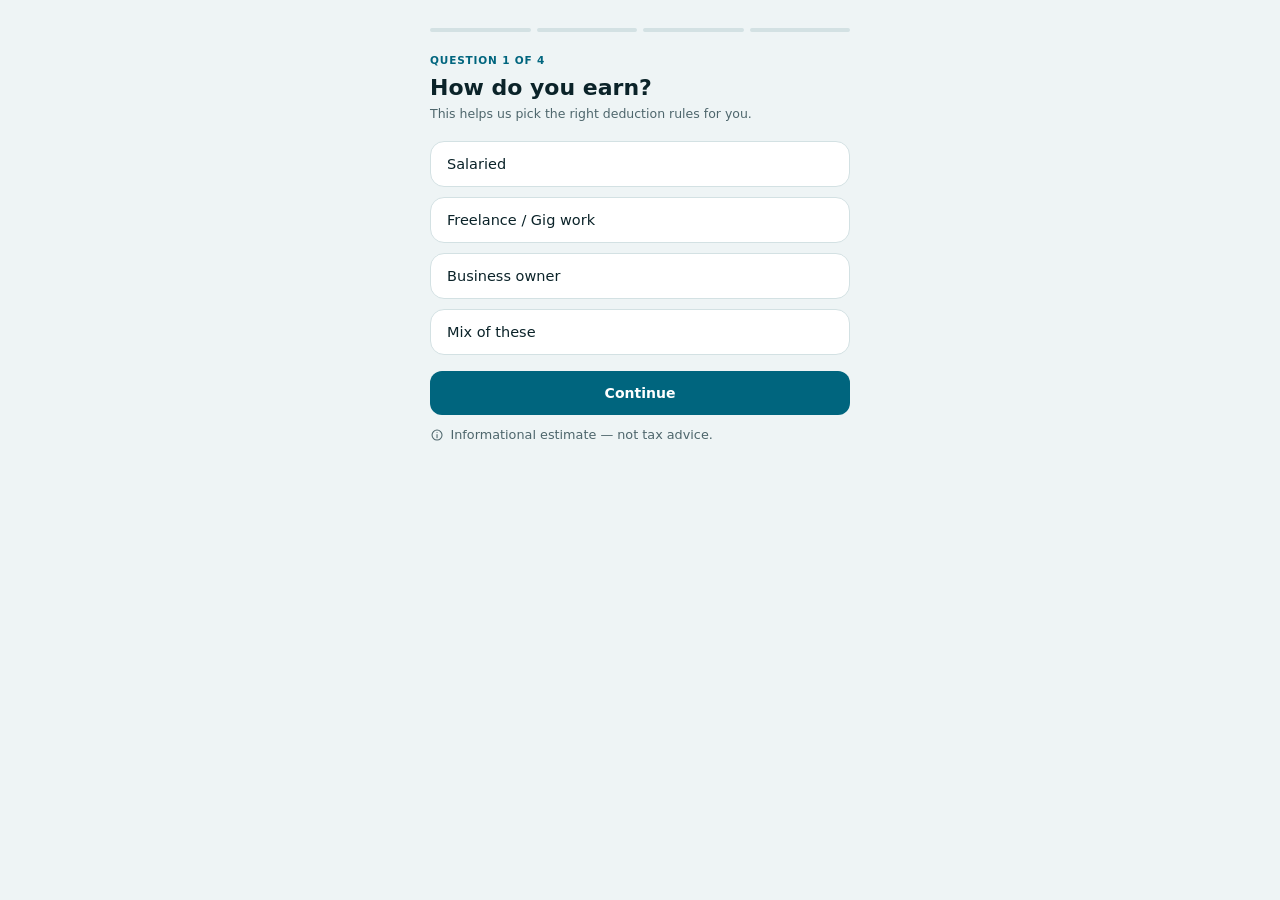
<file: index.html>
<!DOCTYPE html>
<html lang="en-IN">
<head>
<meta charset="UTF-8">
<meta http-equiv="Content-Security-Policy" content="default-src 'self'; script-src 'self' 'sha256-TLmOLNr+4CpQBn8RLX2hHU4s7+A2vJgBhB0yv6jLquc=' 'sha256-6bhpg1295BwIYPCwX7IE8fEsIWRky01pJm4GLDUjFH0='; style-src 'self' 'unsafe-inline' https://fonts.googleapis.com; font-src https://fonts.gstatic.com; img-src 'self' data: blob:; connect-src 'self'; object-src 'none'; base-uri 'none'; form-action 'self'">
<meta name="viewport" content="width=device-width, initial-scale=1.0, viewport-fit=cover">
<title>TaxPlot</title>
<meta name="theme-color" content="#00657E">
<meta name="apple-mobile-web-app-capable" content="yes">
<meta name="apple-mobile-web-app-status-bar-style" content="black-translucent">
<meta name="apple-mobile-web-app-title" content="TaxPlot">
<link rel="manifest" href="manifest.json">
<link rel="icon" href="apple-touch-icon.png">
<link rel="apple-touch-icon" href="apple-touch-icon.png">
<script>
/* Apply saved appearance before first paint (no flash). Keys mirror SETTINGS in app.js. */
(function(){try{var s=JSON.parse(localStorage.getItem("taxplot.settings")||"{}"),r=document.documentElement;
if(s.theme==="light"||s.theme==="dark")r.dataset.theme=s.theme;
if(s.text==="large")r.dataset.text="large";if(s.density==="compact")r.dataset.density="compact";
if(s.motion==="reduce")r.dataset.motion="reduce";if(s.hideAmounts)r.dataset.hide="1";}catch(e){}})();
</script>
<link rel="preconnect" href="https://fonts.googleapis.com">
<link rel="preconnect" href="https://fonts.gstatic.com" crossorigin>
<link rel="stylesheet" href="https://fonts.googleapis.com/css2?family=Anek+Latin:wght@400..800&family=Mukta:wght@400;500;600;700&family=IBM+Plex+Sans:wght@400;500;600&display=swap">
<link rel="stylesheet" href="style.css?v=v5">
</head>
<body>

<div class="flow" id="s-onboarding"><div class="container"></div></div>
<div class="flow" id="s-permission" hidden><div class="container"></div></div>
<div class="flow" id="s-quickconfirm" hidden><div class="container"></div></div>
<div class="flow" id="s-camera" hidden><div class="cam-view"></div></div>
<div class="flow" id="s-review" hidden><div class="container"></div></div>

<div id="s-app" hidden>
  <div class="shell">
    <nav class="side" aria-label="Main">
      <div class="logo"><span class="mark">T</span>TaxPlot</div>
      <button class="nav-btn" type="button" data-view="overview"></button>
      <button class="nav-btn" type="button" data-view="receipts"></button>
      <button class="nav-btn" type="button" data-view="report"></button>
      <button class="nav-btn" type="button" data-view="glossary"></button>
      <button class="nav-btn" type="button" data-view="settings"></button>
      <div class="side-foot" id="side-foot"></div>
    </nav>
    <main class="main" id="view" tabindex="-1"></main>
  </div>
  <nav class="tabbar" aria-label="Main (mobile)" id="tabbar"></nav>
  <button class="snap-fab" type="button" id="snap-fab" data-act="goto-camera"></button>
</div>

<div class="toast" id="toast" role="status" aria-live="polite" aria-atomic="true"></div>
<div class="sheet-overlay" id="glossary-sheet" hidden></div>
<div class="sheet-overlay" id="dpdp-sheet" hidden></div>

<script>
/* Preload locale JSON with fetch() so the service worker's cache serves it offline (a sync XHR was not reliably served from the SW cache, issue #28), then load the app scripts in order. loadLocale() in locales/i18n.js uses window.__TP_LOCALES when present and falls back to its sync XHR. */
(function () {
  var V = "v11"; /* keep equal to CACHE_VERSION in sw.js: bump both each release so scripts bypass the 10-minute HTTP cache */
  var L = window.__TP_LOCALES = {}; window.__TP_V = V;
  function add(src) { return new Promise(function (ok, no) { var s = document.createElement("script"); s.src = src + "?v=" + V; s.onload = ok; s.onerror = no; document.body.appendChild(s); }); }
  Promise.all(["locales/en.json", "locales/glossary.en.json"].map(function (f) {
    return fetch(f + "?v=" + V).then(function (r) { if (!r.ok) throw new Error(f); return r.text(); }).then(function (t) { JSON.parse(t); L[f] = t; }).catch(function () {});
  })).then(function () { return add("tax-engine.js"); }).then(function () { return add("locales/i18n.js"); }).then(function () { return add("app.js"); }).then(function () { document.dispatchEvent(new Event("DOMContentLoaded")); /* app.js inits on this event, which already fired */ });
})();
</script>
</body>
</html>
</file>
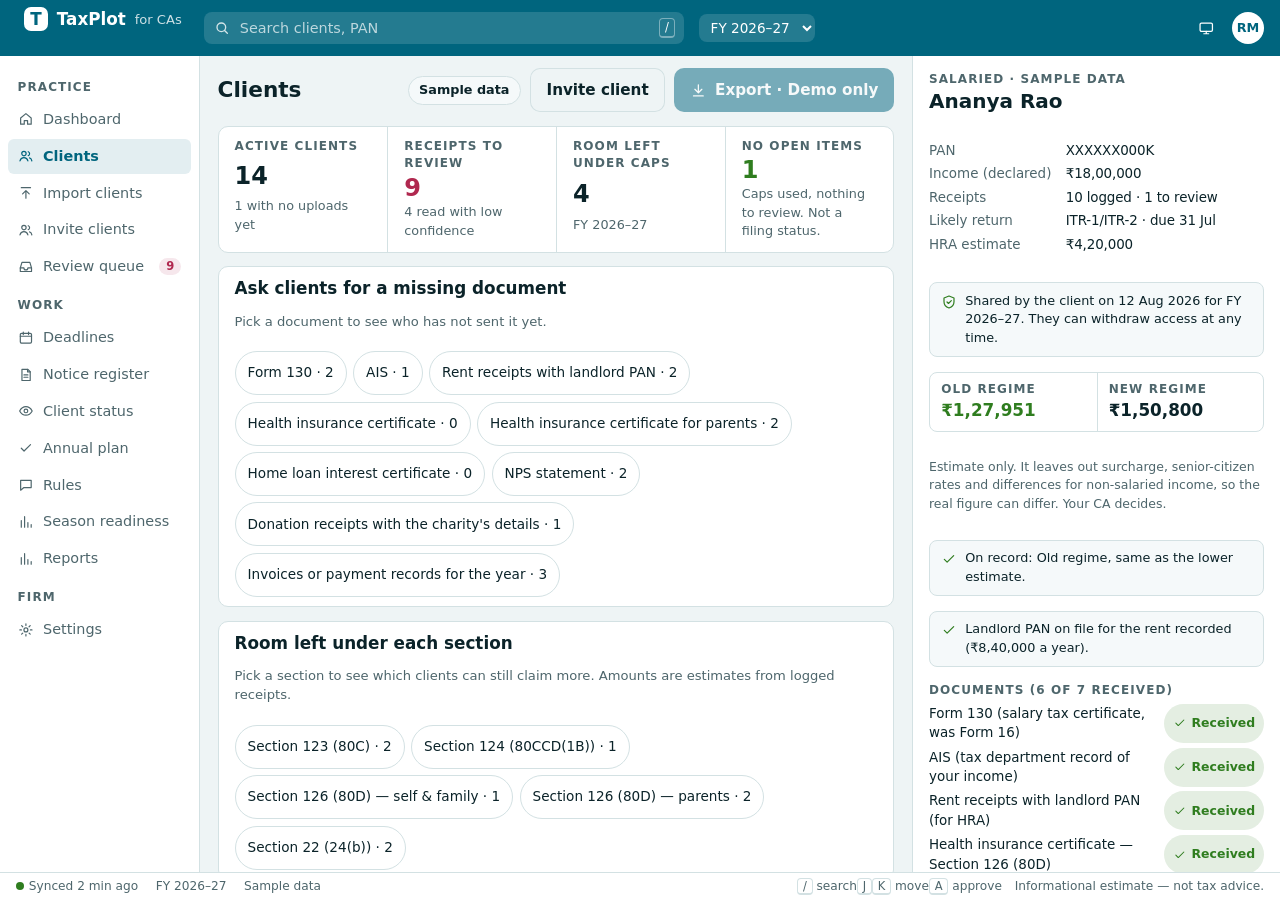
<file: ca.html>
<!DOCTYPE html>
<html lang="en-IN" data-density="compact">
<head>
<meta charset="UTF-8">
<meta http-equiv="Content-Security-Policy" content="default-src 'self'; script-src 'self' 'sha256-pxjxTOjo0CWpiuPMAUKDep8TrQXkB6hT72JrfMPKjSo=' 'sha256-rTp2EVzbkrMHQF/Jjy5Hl8FsiGhjp9W+748azZZB3RI='; style-src 'self' 'unsafe-inline' https://fonts.googleapis.com; font-src https://fonts.gstatic.com; img-src 'self' data: blob:; connect-src 'self'; object-src 'none'; base-uri 'none'; form-action 'self'">
<meta name="viewport" content="width=device-width, initial-scale=1.0, viewport-fit=cover">
<title>TaxPlot for CAs</title>
<meta name="theme-color" content="#00657E">
<link rel="icon" href="apple-touch-icon.png">
<script>
(function(){try{var s=JSON.parse(localStorage.getItem("taxplot.ca.settings")||"{}"),r=document.documentElement;
if(s.theme==="light"||s.theme==="dark")r.dataset.theme=s.theme;
if(s.density==="comfortable")delete r.dataset.density;
if(s.text==="large")r.dataset.text="large";}catch(e){}})();
</script>
<link rel="preconnect" href="https://fonts.googleapis.com">
<link rel="preconnect" href="https://fonts.gstatic.com" crossorigin>
<link rel="stylesheet" href="https://fonts.googleapis.com/css2?family=Anek+Latin:wght@400..800&family=Mukta:wght@400;500;600;700&family=IBM+Plex+Sans:wght@400;500;600&display=swap">
<link rel="stylesheet" href="style.css?v=v5">
</head>
<body class="ca">
<header class="top">
  <div class="logo"><span class="mark">T</span>TaxPlot <small>for CAs</small></div>
  <label class="search">
    <svg viewBox="0 0 24 24" fill="none" stroke="currentColor" stroke-width="2" stroke-linecap="round" aria-hidden="true"><circle cx="11" cy="11" r="6.5"/><path d="m20 20-4.2-4.2"/></svg>
    <input id="q" type="search" placeholder="Search clients, PAN" aria-label="Search">
    <kbd>/</kbd>
  </label>
  <select id="fy" aria-label="Financial year"></select>
  <div class="sp">
    <button class="tbtn" type="button" id="theme-quick" aria-label="Switch theme"></button>
    <span class="avatar" title="Example CA user">RM</span>
  </div>
</header>

<div class="work">
  <nav class="rail" aria-label="Workspace" id="rail"></nav>
  <div class="content" id="content"></div>
</div>

<footer class="statusbar" id="statusbar"></footer>
<div class="toast" id="toast" role="status" aria-live="polite" aria-atomic="true"></div>

<script>
/* Preload locale JSON with fetch() so the service worker's cache serves it offline (a sync XHR was not reliably served from the SW cache, issue #28), then load the app scripts in order. loadLocale() in locales/i18n.js uses window.__TP_LOCALES when present and falls back to its sync XHR. */
(function () {
  if ("serviceWorker" in navigator) navigator.serviceWorker.register("sw.js").catch(function () {}); /* same worker as the consumer app: lets the CA workspace load offline too */
  var V = "v11"; /* keep equal to CACHE_VERSION in sw.js: bump both each release so scripts bypass the 10-minute HTTP cache */
  var L = window.__TP_LOCALES = {}; window.__TP_V = V;
  function add(src) { return new Promise(function (ok, no) { var s = document.createElement("script"); s.src = src + "?v=" + V; s.onload = ok; s.onerror = no; document.body.appendChild(s); }); }
  Promise.all(["locales/en.json", "locales/glossary.en.json"].map(function (f) {
    return fetch(f + "?v=" + V).then(function (r) { if (!r.ok) throw new Error(f); return r.text(); }).then(function (t) { JSON.parse(t); L[f] = t; }).catch(function () {});
  })).then(function () { return add("tax-engine.js"); }).then(function () { return add("locales/i18n.js"); }).then(function () { return add("ca.js"); });
})();
</script>
</body>
</html>
</file>
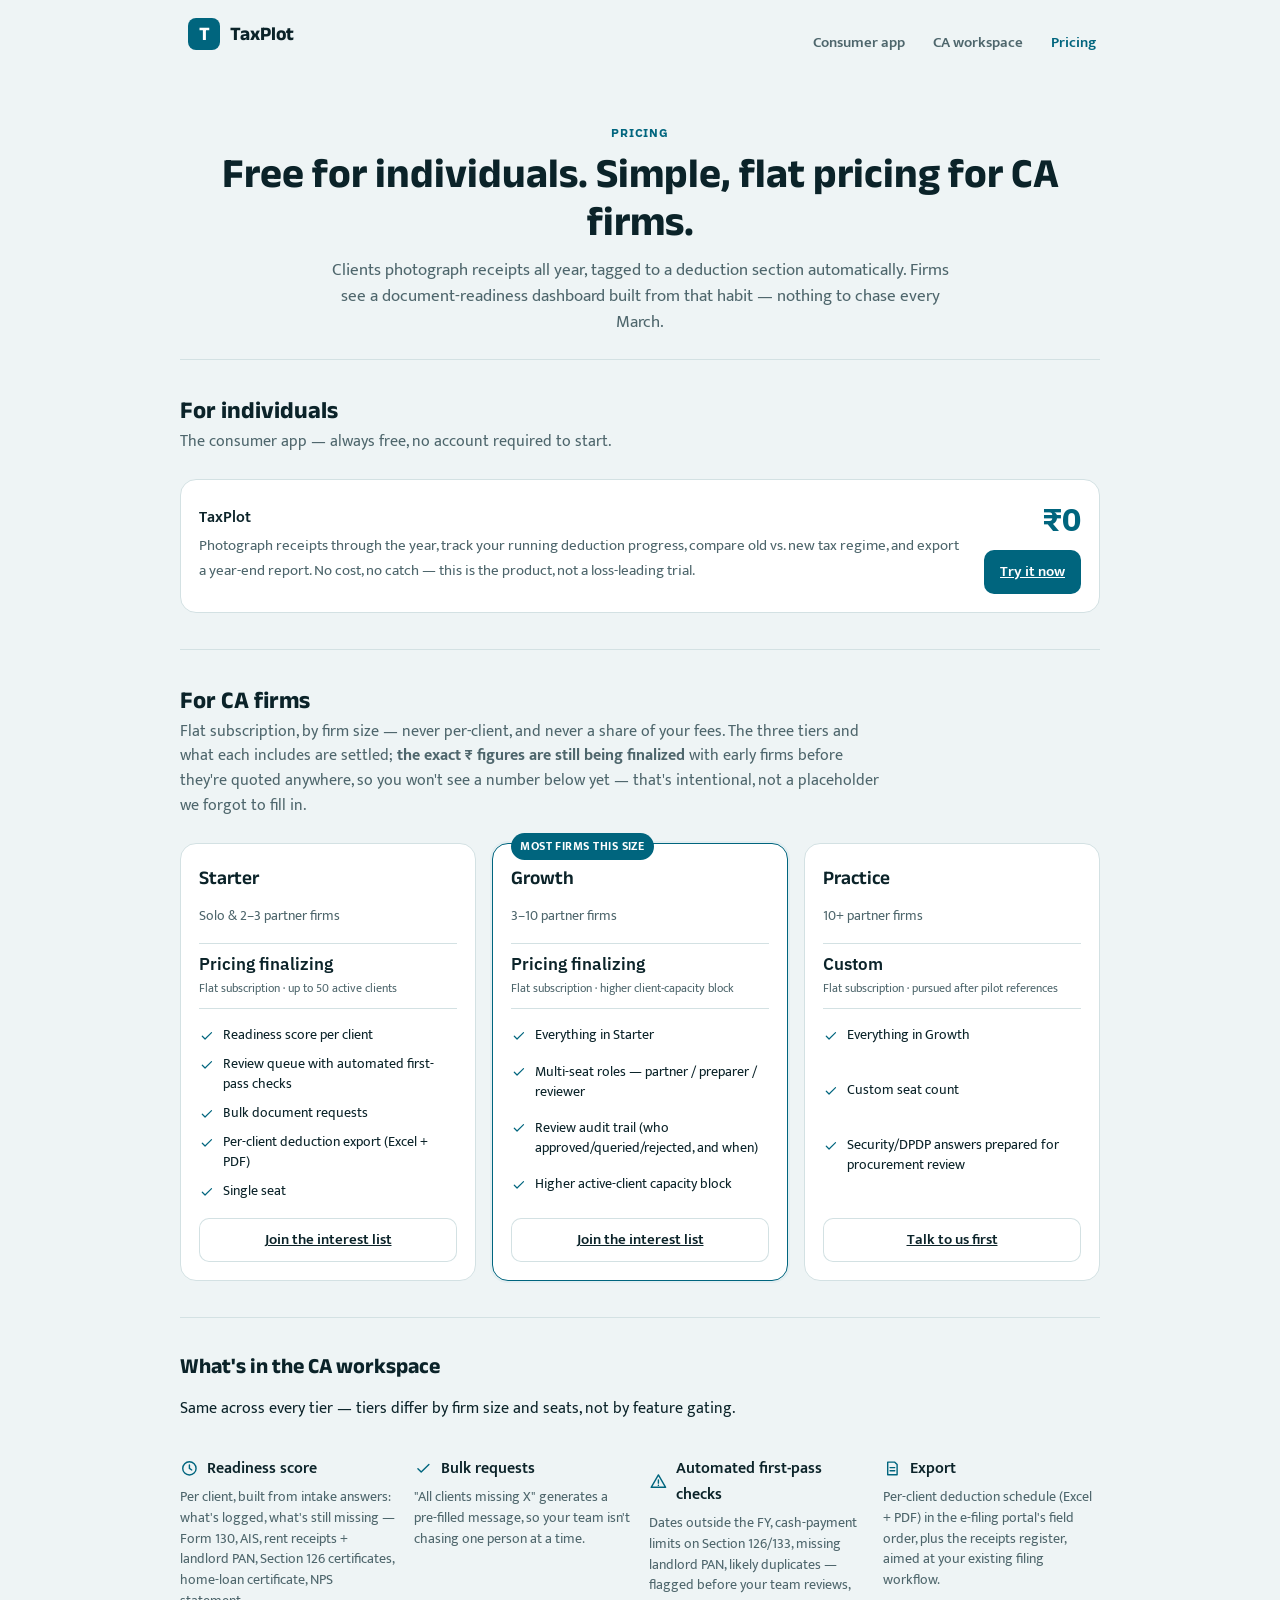
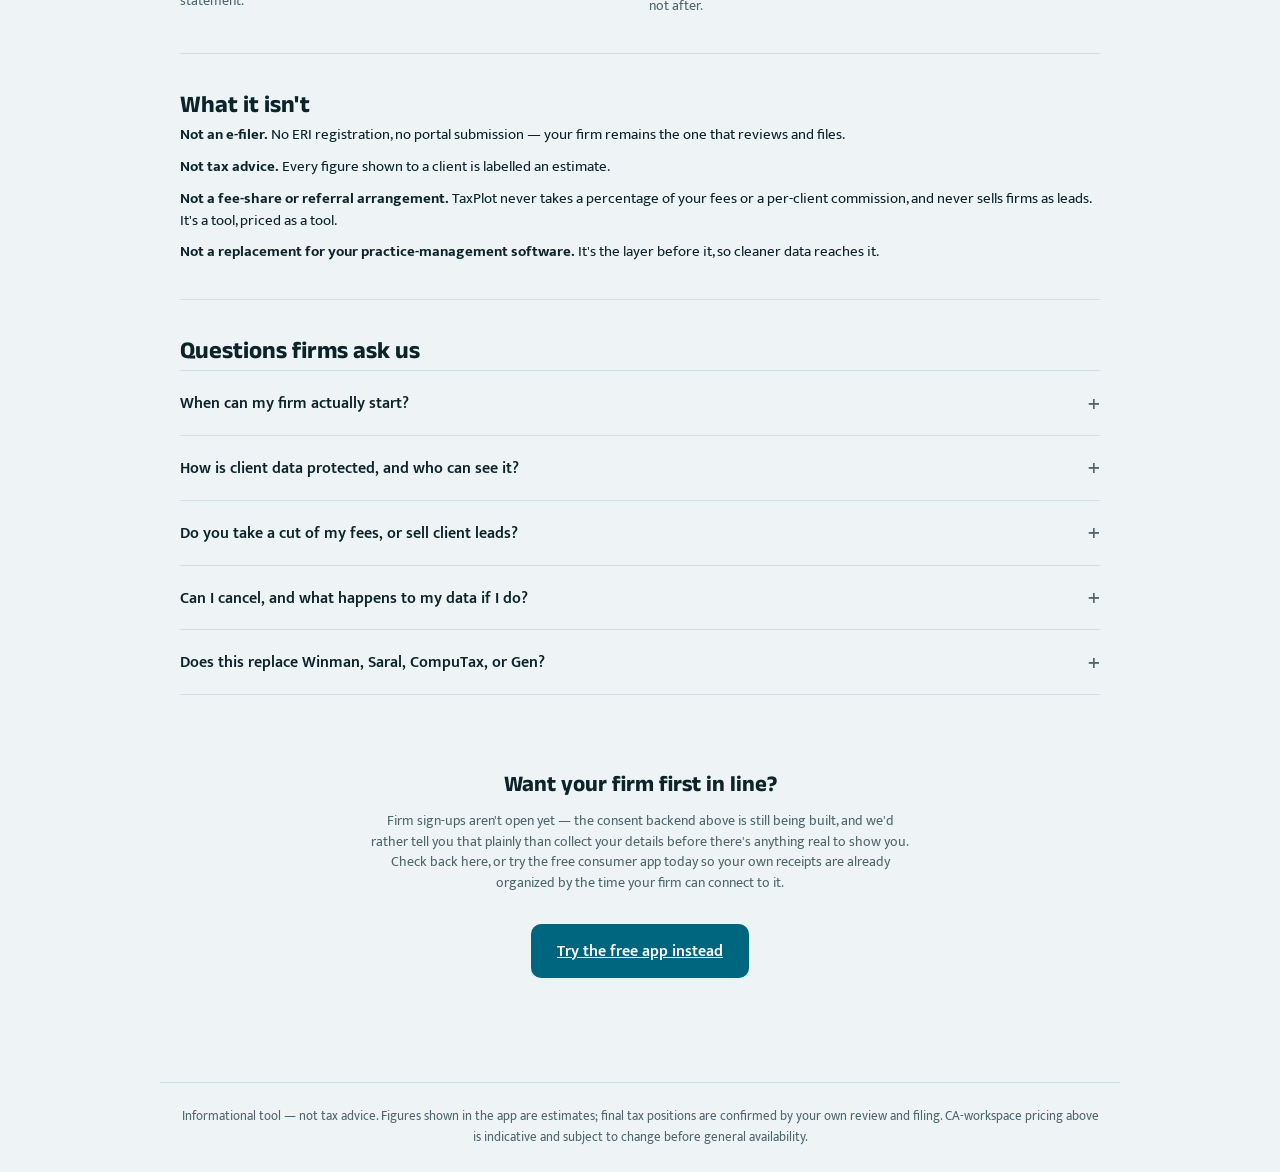
<file: pricing.html>
<!DOCTYPE html>
<html lang="en-IN">
<head>
<meta charset="UTF-8">
<meta name="viewport" content="width=device-width, initial-scale=1.0, viewport-fit=cover">
<title>TaxPlot — Pricing</title>
<meta name="description" content="TaxPlot: a free receipt-tracking app for individuals, and a CA-workspace tool for firms. See how both are priced.">
<meta name="theme-color" content="#00657E">
<link rel="icon" href="apple-touch-icon.png">
<link rel="apple-touch-icon" href="apple-touch-icon.png">
<link rel="preconnect" href="https://fonts.googleapis.com">
<link rel="preconnect" href="https://fonts.gstatic.com" crossorigin>
<link rel="stylesheet" href="https://fonts.googleapis.com/css2?family=Anek+Latin:wght@400..800&family=Mukta:wght@400;500;600;700&family=IBM+Plex+Sans:wght@400;500;600&display=swap">
<link rel="stylesheet" href="style.css">
<style>
  /* Marketing-page-only layout. Colors/fonts/components (--brand, .btn,
     .card, .chip) come from style.css so this stays the same visual
     identity as the app, not a second design language. */
  body.mkt{ min-height:100vh; }
  .mkt-wrap{ max-width:960px; margin:0 auto; padding:0 20px 64px; }
  .mkt-nav{ display:flex; align-items:center; justify-content:space-between; gap:1rem; padding:1.1rem 20px; max-width:960px; margin:0 auto; flex-wrap:wrap; }
  .mkt-nav .logo{ display:flex; align-items:center; gap:.6rem; font-family:var(--f-display); font-weight:700; font-size:1.2rem; text-decoration:none; color:var(--ink); }
  .mkt-nav .mark{ width:2rem; height:2rem; border-radius:8px; background:var(--brand); color:var(--on-brand); display:grid; place-items:center; font-weight:700; }
  .mkt-nav .links{ display:flex; gap:1.25rem; flex-wrap:wrap; }
  .mkt-nav a.navlink{ color:var(--mute); text-decoration:none; font-size:.92rem; font-weight:600; padding:.5rem .25rem; }
  .mkt-nav a.navlink:hover{ color:var(--ink); }
  .mkt-nav a.navlink[aria-current="page"]{ color:var(--brand); }

  .mkt-hero{ padding:2.5rem 0 1.5rem; text-align:center; }
  .mkt-hero h1{ font-family:var(--f-display); font-size:clamp(1.8rem,4.5vw,2.6rem); line-height:1.15; margin:0 0 .75rem; }
  .mkt-hero p{ color:var(--mute); font-size:1.05rem; max-width:40rem; margin:0 auto; line-height:1.55; }
  .mkt-hero .eyebrow{ font-family:var(--f-num); font-size:.72rem; letter-spacing:.08em; text-transform:uppercase; color:var(--brand); font-weight:700; margin-bottom:.6rem; display:block; }

  .mkt-section{ padding:2.25rem 0; border-top:1px solid var(--line); }
  .mkt-section>h2{ font-family:var(--f-display); font-size:1.5rem; margin:0 0 .4rem; }
  .mkt-section>p.lede{ color:var(--mute); margin:0 0 1.5rem; max-width:44rem; line-height:1.55; }

  /* Free consumer app callout */
  .mkt-free{ display:flex; gap:1.25rem; align-items:center; flex-wrap:wrap; }
  .mkt-free .txt{ flex:1; min-width:16rem; }
  .mkt-free .price{ font-family:var(--f-num); font-size:2rem; font-weight:700; color:var(--brand); }

  /* Pricing tier cards */
  .mkt-tiers{ display:grid; grid-template-columns:repeat(auto-fit,minmax(15.5rem,1fr)); gap:1rem; align-items:stretch; }
  .mkt-tier{ display:flex; flex-direction:column; gap:1rem; position:relative; }
  .mkt-tier.popular{ border-color:var(--brand); box-shadow:0 0 0 2px var(--brand-soft); }
  .mkt-tier .badge{ position:absolute; top:-.7rem; left:1.1rem; background:var(--brand); color:var(--on-brand); font-size:.72rem; font-weight:700; letter-spacing:.04em; text-transform:uppercase; padding:.25rem .6rem; border-radius:999px; }
  .mkt-tier h3{ font-family:var(--f-display); font-size:1.2rem; margin:.3rem 0 0; }
  .mkt-tier .for{ color:var(--mute); font-size:.85rem; }
  .mkt-tier .price-line{ font-family:var(--f-num); font-size:1.05rem; font-weight:600; color:var(--ink); padding:.6rem 0; border-top:1px solid var(--line); border-bottom:1px solid var(--line); }
  .mkt-tier .price-line small{ display:block; font-weight:400; color:var(--mute); font-size:.78rem; margin-top:.15rem; font-family:var(--f-body); }
  .mkt-tier ul{ list-style:none; margin:0; padding:0; display:grid; gap:.55rem; flex:1; }
  .mkt-tier ul li{ display:flex; gap:.5rem; align-items:flex-start; font-size:.9rem; line-height:1.4; }
  .mkt-tier ul li svg{ flex:none; margin-top:.15rem; color:var(--brand); width:1.1em; height:1.1em; }
  .mkt-tier .btn{ width:100%; }
  .mkt-tier .btn.ghost{ box-shadow:inset 0 0 0 1px var(--line); }

  .mkt-features{ display:grid; grid-template-columns:repeat(auto-fit,minmax(13rem,1fr)); gap:1.1rem; }
  .mkt-feat h4{ font-family:var(--f-body); font-weight:600; font-size:.98rem; margin:0 0 .35rem; display:flex; gap:.5rem; align-items:center; }
  .mkt-feat h4 svg{ color:var(--brand); width:1.2em; height:1.2em; flex:none; }
  .mkt-feat p{ color:var(--mute); font-size:.87rem; margin:0; line-height:1.5; }

  .mkt-isnt ul{ list-style:none; margin:0; padding:0; display:grid; gap:.6rem; }
  .mkt-isnt li{ font-size:.92rem; line-height:1.5; color:var(--ink); }
  .mkt-isnt li b{ color:var(--ink); }

  .mkt-faq details{ border-bottom:1px solid var(--line); padding:.9rem 0; }
  .mkt-faq details:first-of-type{ border-top:1px solid var(--line); }
  .mkt-faq summary{ cursor:pointer; font-weight:600; font-size:.98rem; list-style:none; display:flex; justify-content:space-between; gap:1rem; align-items:center; }
  .mkt-faq summary::-webkit-details-marker{ display:none; }
  .mkt-faq summary::after{ content:"+"; font-size:1.3rem; color:var(--mute); flex:none; }
  .mkt-faq details[open] summary::after{ content:"\2212"; }
  .mkt-faq p{ color:var(--mute); font-size:.9rem; line-height:1.6; margin:.6rem 0 0; }

  .mkt-cta{ text-align:center; padding:2.5rem 0; }
  .mkt-cta .btn{ padding:.85rem 1.6rem; font-size:1rem; }
  .mkt-cta .note{ color:var(--mute); font-size:.85rem; margin-top:.9rem; max-width:34rem; margin-inline:auto; line-height:1.5; }

  .mkt-foot{ border-top:1px solid var(--line); padding:1.5rem 20px; text-align:center; color:var(--mute); font-size:.8rem; max-width:960px; margin:0 auto; line-height:1.6; }
</style>
</head>
<body class="mkt">

<nav class="mkt-nav" aria-label="TaxPlot">
  <a class="logo" href="./index.html"><span class="mark">T</span>TaxPlot</a>
  <div class="links">
    <a class="navlink" href="./index.html">Consumer app</a>
    <a class="navlink" href="./ca.html">CA workspace</a>
    <a class="navlink" href="./pricing.html" aria-current="page">Pricing</a>
  </div>
</nav>

<main class="mkt-wrap">

  <section class="mkt-hero">
    <span class="eyebrow">Pricing</span>
    <h1>Free for individuals. Simple, flat pricing for CA firms.</h1>
    <p>Clients photograph receipts all year, tagged to a deduction section automatically. Firms see a document-readiness dashboard built from that habit — nothing to chase every March.</p>
  </section>

  <section class="mkt-section">
    <h2>For individuals</h2>
    <p class="lede">The consumer app — always free, no account required to start.</p>
    <div class="card mkt-free">
      <div class="txt">
        <h3 style="margin-bottom:.35rem;">TaxPlot</h3>
        <p style="color:var(--mute); margin:0; font-size:.92rem;">Photograph receipts through the year, track your running deduction progress, compare old vs. new tax regime, and export a year-end report. No cost, no catch — this is the product, not a loss-leading trial.</p>
      </div>
      <div style="text-align:right;">
        <div class="price">₹0</div>
        <a class="btn" href="./index.html" style="margin-top:.6rem; display:inline-flex;">Try it now</a>
      </div>
    </div>
  </section>

  <section class="mkt-section">
    <h2>For CA firms</h2>
    <p class="lede">
      Flat subscription, by firm size — never per-client, and never a share
      of your fees. The three tiers and what each includes are settled;
      <strong>the exact ₹ figures are still being finalized</strong> with
      early firms before they're quoted anywhere, so you won't see a number
      below yet — that's intentional, not a placeholder we forgot to fill in.
    </p>
    <div class="mkt-tiers">

      <div class="card mkt-tier">
        <h3>Starter</h3>
        <div class="for">Solo &amp; 2–3 partner firms</div>
        <div class="price-line">Pricing finalizing<small>Flat subscription · up to 50 active clients</small></div>
        <ul>
          <li><svg viewBox="0 0 24 24" fill="none" stroke="currentColor" stroke-width="1.8" stroke-linecap="round" stroke-linejoin="round" aria-hidden="true"><path d="M5 12.5l4.2 4.2L19 7"/></svg> Readiness score per client</li>
          <li><svg viewBox="0 0 24 24" fill="none" stroke="currentColor" stroke-width="1.8" stroke-linecap="round" stroke-linejoin="round" aria-hidden="true"><path d="M5 12.5l4.2 4.2L19 7"/></svg> Review queue with automated first-pass checks</li>
          <li><svg viewBox="0 0 24 24" fill="none" stroke="currentColor" stroke-width="1.8" stroke-linecap="round" stroke-linejoin="round" aria-hidden="true"><path d="M5 12.5l4.2 4.2L19 7"/></svg> Bulk document requests</li>
          <li><svg viewBox="0 0 24 24" fill="none" stroke="currentColor" stroke-width="1.8" stroke-linecap="round" stroke-linejoin="round" aria-hidden="true"><path d="M5 12.5l4.2 4.2L19 7"/></svg> Per-client deduction export (Excel + PDF)</li>
          <li><svg viewBox="0 0 24 24" fill="none" stroke="currentColor" stroke-width="1.8" stroke-linecap="round" stroke-linejoin="round" aria-hidden="true"><path d="M5 12.5l4.2 4.2L19 7"/></svg> Single seat</li>
        </ul>
        <a class="btn ghost" href="#waitlist">Join the interest list</a>
      </div>

      <div class="card mkt-tier popular">
        <span class="badge">Most firms this size</span>
        <h3>Growth</h3>
        <div class="for">3–10 partner firms</div>
        <div class="price-line">Pricing finalizing<small>Flat subscription · higher client-capacity block</small></div>
        <ul>
          <li><svg viewBox="0 0 24 24" fill="none" stroke="currentColor" stroke-width="1.8" stroke-linecap="round" stroke-linejoin="round" aria-hidden="true"><path d="M5 12.5l4.2 4.2L19 7"/></svg> Everything in Starter</li>
          <li><svg viewBox="0 0 24 24" fill="none" stroke="currentColor" stroke-width="1.8" stroke-linecap="round" stroke-linejoin="round" aria-hidden="true"><path d="M5 12.5l4.2 4.2L19 7"/></svg> Multi-seat roles — partner / preparer / reviewer</li>
          <li><svg viewBox="0 0 24 24" fill="none" stroke="currentColor" stroke-width="1.8" stroke-linecap="round" stroke-linejoin="round" aria-hidden="true"><path d="M5 12.5l4.2 4.2L19 7"/></svg> Review audit trail (who approved/queried/rejected, and when)</li>
          <li><svg viewBox="0 0 24 24" fill="none" stroke="currentColor" stroke-width="1.8" stroke-linecap="round" stroke-linejoin="round" aria-hidden="true"><path d="M5 12.5l4.2 4.2L19 7"/></svg> Higher active-client capacity block</li>
        </ul>
        <a class="btn ghost" href="#waitlist">Join the interest list</a>
      </div>

      <div class="card mkt-tier">
        <h3>Practice</h3>
        <div class="for">10+ partner firms</div>
        <div class="price-line">Custom<small>Flat subscription · pursued after pilot references</small></div>
        <ul>
          <li><svg viewBox="0 0 24 24" fill="none" stroke="currentColor" stroke-width="1.8" stroke-linecap="round" stroke-linejoin="round" aria-hidden="true"><path d="M5 12.5l4.2 4.2L19 7"/></svg> Everything in Growth</li>
          <li><svg viewBox="0 0 24 24" fill="none" stroke="currentColor" stroke-width="1.8" stroke-linecap="round" stroke-linejoin="round" aria-hidden="true"><path d="M5 12.5l4.2 4.2L19 7"/></svg> Custom seat count</li>
          <li><svg viewBox="0 0 24 24" fill="none" stroke="currentColor" stroke-width="1.8" stroke-linecap="round" stroke-linejoin="round" aria-hidden="true"><path d="M5 12.5l4.2 4.2L19 7"/></svg> Security/DPDP answers prepared for procurement review</li>
        </ul>
        <a class="btn ghost" href="#waitlist">Talk to us first</a>
      </div>

    </div>
  </section>

  <section class="mkt-section mkt-features">

    <div style="grid-column:1/-1;">
      <h2 style="font-size:1.35rem;">What's in the CA workspace</h2>
      <p class="lede" style="margin-bottom:1rem;">Same across every tier — tiers differ by firm size and seats, not by feature gating.</p>
    </div>

    <div class="mkt-feat">
      <h4><svg viewBox="0 0 24 24" fill="none" stroke="currentColor" stroke-width="1.8" stroke-linecap="round" stroke-linejoin="round" aria-hidden="true"><circle cx="12" cy="12" r="8.5"/><path d="M12 7.5V12l3 2"/></svg>Readiness score</h4>
      <p>Per client, built from intake answers: what's logged, what's still missing — Form 130, AIS, rent receipts + landlord PAN, Section 126 certificates, home-loan certificate, NPS statement.</p>
    </div>
    <div class="mkt-feat">
      <h4><svg viewBox="0 0 24 24" fill="none" stroke="currentColor" stroke-width="1.8" stroke-linecap="round" stroke-linejoin="round" aria-hidden="true"><path d="M5 12.5l4.2 4.2L19 7"/></svg>Bulk requests</h4>
      <p>"All clients missing X" generates a pre-filled message, so your team isn't chasing one person at a time.</p>
    </div>
    <div class="mkt-feat">
      <h4><svg viewBox="0 0 24 24" fill="none" stroke="currentColor" stroke-width="1.8" stroke-linecap="round" stroke-linejoin="round" aria-hidden="true"><path d="M12 3.8 2.8 19.5h18.4z"/><path d="M12 10v4.2M12 16.9v.2"/></svg>Automated first-pass checks</h4>
      <p>Dates outside the FY, cash-payment limits on Section 126/133, missing landlord PAN, likely duplicates — flagged before your team reviews, not after.</p>
    </div>
    <div class="mkt-feat">
      <h4><svg viewBox="0 0 24 24" fill="none" stroke="currentColor" stroke-width="1.8" stroke-linecap="round" stroke-linejoin="round" aria-hidden="true"><path d="M6 4h9l3 3v13H6z"/><path d="M9 11h6M9 15h6"/></svg>Export</h4>
      <p>Per-client deduction schedule (Excel + PDF) in the e-filing portal's field order, plus the receipts register, aimed at your existing filing workflow.</p>
    </div>

  </section>

  <section class="mkt-section mkt-isnt">
    <h2>What it isn't</h2>
    <ul>
      <li><b>Not an e-filer.</b> No ERI registration, no portal submission — your firm remains the one that reviews and files.</li>
      <li><b>Not tax advice.</b> Every figure shown to a client is labelled an estimate.</li>
      <li><b>Not a fee-share or referral arrangement.</b> TaxPlot never takes a percentage of your fees or a per-client commission, and never sells firms as leads. It's a tool, priced as a tool.</li>
      <li><b>Not a replacement for your practice-management software.</b> It's the layer before it, so cleaner data reaches it.</li>
    </ul>
  </section>

  <section class="mkt-section mkt-faq">
    <h2>Questions firms ask us</h2>

    <details>
      <summary>When can my firm actually start?</summary>
      <p>The CA-workspace backend (the consent flow that lets a client securely share receipts with your firm) is in active development and isn't live yet. Joining the interest list below means we'll contact you the moment a working pilot exists — not before.</p>
    </details>

    <details>
      <summary>How is client data protected, and who can see it?</summary>
      <p>A client explicitly consents before anything is shared — naming your firm, the purpose, and the financial year. Your firm never holds a separate copy of a client's data: access is granted directly on the client's own record while consent is live, and disappears immediately if they withdraw it, enforced at the database level, not by application logic. The client can see exactly who's accessed their data and when.</p>
    </details>

    <details>
      <summary>Do you take a cut of my fees, or sell client leads?</summary>
      <p>No. ICAI's own rules (First Schedule Part I) rule out fee-sharing, per-client commissions, and lead-selling to CAs — and we wouldn't want to build that model regardless. Pricing is a flat subscription by firm size, full stop.</p>
    </details>

    <details>
      <summary>Can I cancel, and what happens to my data if I do?</summary>
      <p>Nothing locks you in — a flat subscription, cancel when you like. Because your firm never held a separate copy of client data in the first place, there's nothing left over to delete on your side either.</p>
    </details>

    <details>
      <summary>Does this replace Winman, Saral, CompuTax, or Gen?</summary>
      <p>No — TaxPlot sits before those tools, not instead of them. It's where a client's year-round receipts become a ready-to-review queue; your existing return-prep software still does the filing.</p>
    </details>

  </section>

  <section class="mkt-cta" id="waitlist">
    <h2 style="font-family:var(--f-display); font-size:1.4rem; margin:0 0 .75rem;">Want your firm first in line?</h2>
    <p class="note">
      Firm sign-ups aren't open yet — the consent backend above is still
      being built, and we'd rather tell you that plainly than collect your
      details before there's anything real to show you. Check back here,
      or try the free consumer app today so your own receipts are already
      organized by the time your firm can connect to it.
    </p>
    <a class="btn" href="./index.html" style="margin-top:1.1rem; display:inline-flex;">Try the free app instead</a>
  </section>

</main>

<footer class="mkt-foot">
  Informational tool — not tax advice. Figures shown in the app are estimates; final tax positions are confirmed by your own review and filing. CA-workspace pricing above is indicative and subject to change before general availability.
</footer>

</body>
</html>
</file>
<file: style.css>
/* =====================================================================
   TaxPlot design tokens · Peacock
   Copied from design/tokens.css — do not hand-edit values here, edit
   design/tokens.css and re-copy. Theme: no data-theme attribute = follow
   the device (Auto). data-theme="light" | "dark" on <html> = user override.
   Rules (see design/DESIGN.md):
   - --ok (green) ONLY for a cap that is 100% used / a finished state.
   - --warn (rose) for "act soon" and "check this". Never for buttons.
   - --brand for actions, links, active nav and partial progress.
   ===================================================================== */
:root{
  --bg:#EEF4F5;        /* page */
  --surf:#FFFFFF;      /* cards, panels */
  --surf2:#F5F9FA;     /* table heads, inputs, subtle fills */
  --ink:#0B2329;       /* primary text */
  --mute:#4E666C;      /* secondary text (6.1:1 on surf) */
  --line:#D3E1E3;      /* borders, dividers */
  --brand:#00657E;     /* peacock teal (6.6:1 on surf) */
  --on-brand:#FFFFFF;
  --ok:#2F7D1F;        /* leaf green: fully used (5.2:1) */
  --warn:#B0284F;      /* rose: act soon / check (6.4:1) */
  --track:#E0EAEC;     /* empty meter track */
  --cam:#0A0F12; --cam-ink:#F2F5F6; --paper:#FCFCFA; --paper-ink:#22272A;

  --brand-soft:color-mix(in srgb,var(--brand) 11%,var(--surf));
  --ok-soft:color-mix(in srgb,var(--ok) 13%,var(--surf));
  --warn-soft:color-mix(in srgb,var(--warn) 11%,var(--surf));
  --shadow:0 1px 2px color-mix(in srgb,var(--ink) 8%,transparent),0 8px 24px -12px color-mix(in srgb,var(--ink) 18%,transparent);

  --f-display:"Anek Latin","Mukta",system-ui,sans-serif;   /* headings */
  --f-body:"Mukta",system-ui,-apple-system,"Segoe UI",sans-serif; /* UI text */
  --f-num:"IBM Plex Sans","Mukta",system-ui,sans-serif;     /* all money, tabular */

  --r-s:6px; --r-m:10px; --r-l:16px;
  --pad:1.125rem;      /* card padding; compact density lowers it */
  color-scheme:light;
}
@media (prefers-color-scheme: dark){
  :root:not([data-theme="light"]){
    --bg:#071619; --surf:#0D2227; --surf2:#122C32; --ink:#E3F1F3; --mute:#93AEB4; --line:#1E3A41;
    --brand:#4CC2DB; --on-brand:#04191E; --ok:#7ACB5C; --warn:#FF7D9E; --track:#1A343A;
    color-scheme:dark;
  }
}
:root[data-theme="dark"]{
  --bg:#071619; --surf:#0D2227; --surf2:#122C32; --ink:#E3F1F3; --mute:#93AEB4; --line:#1E3A41;
  --brand:#4CC2DB; --on-brand:#04191E; --ok:#7ACB5C; --warn:#FF7D9E; --track:#1A343A;
  color-scheme:dark;
}
:root[data-density="compact"]{ --pad:.75rem; }
:root[data-text="large"]{ font-size:112.5%; }

/* Every inline icon from the ic()/chip() helpers is a 24x24-viewBox SVG with
   no explicit width/height, so size it by default — individual contexts
   (buttons, chips, nav) override to their own exact size below. */
svg[viewBox="0 0 24 24"]{width:1.1em; height:1.1em; flex:none; vertical-align:-0.15em;}

/* ---------- base ---------- */
*{box-sizing:border-box;}
html,body{height:100%;}
body{
  margin:0;
  font-family:var(--f-body);
  background:var(--bg);
  color:var(--ink);
  min-height:100vh;
  -webkit-font-smoothing:antialiased;
}
button{font-family:inherit;}
h1,h2,h3{font-family:var(--f-display); margin:0; line-height:1.15;}
.num{font-family:var(--f-num); font-variant-numeric:tabular-nums; letter-spacing:-.01em;}
.eyebrow{font-size:.75rem; letter-spacing:.09em; text-transform:uppercase; color:var(--mute); font-weight:600;}
.muted{color:var(--mute);}
kbd{font-family:var(--f-num); font-size:.72rem; border:1px solid var(--line); border-bottom-width:2px; border-radius:4px; padding:0 .3rem; background:var(--surf); color:var(--mute);}
a{color:var(--brand);}
button,input,select,textarea{font:inherit; color:inherit;}
:focus-visible{outline:2px solid var(--brand); outline-offset:2px; border-radius:4px;}
[hidden]{display:none !important;}
:root[data-motion="reduce"] *{transition:none !important; animation:none !important;}
@media (prefers-reduced-motion:reduce){*{transition:none !important; animation:none !important;}}
/* privacy: blur money until hovered/focused */
:root[data-hide="1"] .money{filter:blur(7px); transition:filter .15s;}
:root[data-hide="1"] .money:hover,:root[data-hide="1"] .money:focus{filter:none;}

/* ---------- app shell: sidebar (desktop) + bottom tabbar (mobile) ---------- */
.shell{display:grid; grid-template-columns:15rem minmax(0,1fr); min-height:100vh;}
.side{position:sticky; top:0; height:100vh; background:var(--surf); border-right:1px solid var(--line); padding:1.25rem .75rem; display:flex; flex-direction:column; gap:.25rem;}
.logo{display:flex; align-items:center; gap:.6rem; font-family:var(--f-display); font-weight:700; font-size:1.2rem; padding:0 .5rem 1.1rem;}
.logo .mark{width:28px; height:28px; border-radius:8px; background:var(--brand); color:var(--on-brand); display:flex; align-items:center; justify-content:center; font-weight:700; flex:none;}
.nav-btn{display:flex; align-items:center; gap:.65rem; border:0; background:none; text-align:left; padding:.6rem .7rem; min-height:2.75rem; border-radius:var(--r-s); font-size:.95rem; font-weight:500; color:var(--mute); cursor:pointer; width:100%;}
.nav-btn:hover{background:var(--surf2); color:var(--ink);}
.nav-btn[aria-current="page"]{background:var(--brand-soft); color:var(--brand); font-weight:600;}
.data-note-phone{display:none; margin-top:1rem; text-align:center;}
.side-foot{margin-top:auto; padding:.75rem .6rem 0; border-top:1px solid var(--line); font-size:.8rem; color:var(--mute);}
.main{padding:1.5rem clamp(1rem,3vw,2rem) 3rem; display:grid; grid-template-columns:minmax(0,1fr); gap:1.1rem; align-content:start; min-width:0; max-width:78rem;}
.head{display:flex; align-items:center; gap:.75rem; flex-wrap:wrap;}
.head h1{font-size:1.6rem; font-weight:700; margin-right:auto;}
.head h1 .muted{display:block; font-size:.95rem; font-weight:400; margin-top:.2rem;}
.tabbar{display:none;}

/* ---------- atoms ---------- */
.btn{display:inline-flex; align-items:center; justify-content:center; gap:.5rem; border:0; border-radius:var(--r-m); padding:.6rem 1rem; min-height:2.75rem; font-weight:600; font-size:.95rem; background:var(--brand); color:var(--on-brand); cursor:pointer; font-family:var(--f-body);}
.btn.ghost{background:transparent; color:var(--ink); box-shadow:inset 0 0 0 1px var(--line);}
.btn.ghost:hover{background:var(--surf2);}
.btn.danger{background:transparent; color:var(--warn); box-shadow:inset 0 0 0 1px var(--warn);}
.btn.warn{background:var(--surf); color:var(--warn); box-shadow:inset 0 0 0 1px var(--warn);}
/* .btn.sm stays compact on purpose — the CA review queue/grid's deliberately
   dense ERP layout (see PROGRESS.md) would be defeated by a 44px minimum on
   every inline row action; those stay mouse/desktop-oriented by design. */
.btn.sm{padding:.25rem .55rem; font-size:.8rem; min-height:auto;}
.btn[disabled]{opacity:.5; cursor:not-allowed;}
.icon-btn{width:2.75rem; height:2.75rem; display:grid; place-items:center; border-radius:var(--r-m); border:1px solid var(--line); background:var(--surf); cursor:pointer;}
.pill{display:inline-flex; align-items:center; gap:.35rem; font-size:.8rem; font-weight:600; padding:.25rem .65rem; border-radius:999px; background:var(--surf2); border:1px solid var(--line); cursor:pointer;}
.chip{display:inline-flex; align-items:center; gap:.3rem; font-size:.78rem; font-weight:600; line-height:1; padding:.32rem .55rem; border-radius:999px; white-space:nowrap;}
.st-done{background:var(--ok-soft); color:var(--ok);}
.st-room{background:var(--brand-soft); color:var(--brand);}
.st-soon{background:var(--warn-soft); color:var(--warn);}
.st-none{color:var(--mute); box-shadow:inset 0 0 0 1px var(--line);}
.st-check{color:var(--warn); box-shadow:inset 0 0 0 1.5px var(--warn);}
.card{background:var(--surf); border:1px solid var(--line); border-radius:var(--r-l); padding:var(--pad);}
button.card{appearance:none; font:inherit; color:inherit;}
.card h3{font-family:var(--f-body); font-size:1rem; font-weight:600; margin-bottom:.75rem; display:flex; justify-content:space-between; gap:.5rem; align-items:baseline;}
.card h3 small{font-weight:400; color:var(--mute); font-size:.82rem;}
.disc,.micro-disc{font-size:.8rem; color:var(--mute); display:flex; gap:.4rem; align-items:center;}
.big-disc{display:flex; gap:.6rem; align-items:flex-start; padding:.9rem 1rem; border-radius:var(--r-m); background:var(--surf2); border:1px solid var(--line); font-size:.9rem; color:var(--ink);}
.big-disc span{min-width:0; flex:1;}

/* meter: one segment per receipt */
.meter{height:.75rem; border-radius:999px; background:var(--track); display:flex; gap:2px; overflow:hidden;}
.meter i{display:block; height:100%; background:var(--brand);}
.meter.done i{background:var(--ok);}
.meter.soon i{background:var(--warn);}
.meter.none{background:repeating-linear-gradient(-45deg,var(--track) 0 6px,transparent 6px 11px); box-shadow:inset 0 0 0 1px var(--line);}

/* ---------- overview ---------- */
.hero{display:grid; grid-template-columns:repeat(3,minmax(0,1fr)); background:var(--surf); border:1px solid var(--line); border-radius:var(--r-l);}
.hero>div{padding:var(--pad) 1.25rem; display:grid; gap:.25rem; align-content:start; min-width:0;}
.hero>div+div{border-left:1px solid var(--line);}
.hero .big{font-size:clamp(1.9rem,3.4vw,2.6rem); font-weight:600; line-height:1.05; color:var(--brand);}
.hero .mid{font-size:1.6rem; font-weight:600; line-height:1.1;}
.hero small{color:var(--mute); font-size:.85rem;}
.fy-track{height:6px; background:var(--track); border-radius:999px; margin-top:.5rem; overflow:hidden;}
.fy-track i{display:block; height:100%; background:var(--ink);}
.regime-card{display:flex; gap:1rem; align-items:center; border-radius:var(--r-l); padding:var(--pad) 1.1rem; border:1px solid var(--line); background:var(--surf); flex-wrap:wrap;}
.regime-card h4{font-size:1.1rem; font-weight:700;}
.regime-card p{font-size:.9rem; color:var(--mute);}
.regime-card .cmp{display:flex; gap:1.1rem; margin-left:auto; text-align:right;}
.regime-card .cmp b{font-size:1.1rem;}
.regime-card .cmp .lower{color:var(--ok);}
.caps{display:grid; grid-template-columns:repeat(2,minmax(0,1fr)); gap:.75rem;}
.cap{background:var(--surf); border:1px solid var(--line); border-radius:var(--r-l); padding:var(--pad); display:grid; gap:.6rem; min-width:0;}
.cap-top{display:flex; justify-content:space-between; gap:.6rem; align-items:flex-start;}
.cap h4{font-family:var(--f-body); font-size:1rem; font-weight:600; line-height:1.25;}
.cap .sec-no{display:block; font-size:.82rem; color:var(--mute); font-weight:500; margin-top:.1rem;}
.cap-fig{display:flex; justify-content:space-between; gap:.5rem; font-size:.88rem; color:var(--mute); flex-wrap:wrap;}
.cap-fig b{color:var(--ink); font-size:1.05rem; font-weight:600;}
.cap .note{font-size:.85rem; color:var(--mute);}
.cap .figure{font-size:1.5rem; font-weight:600;}
.rrow{display:grid; grid-template-columns:2.5rem minmax(0,1fr) auto; gap:.75rem; align-items:center; padding:.55rem 0; border-top:1px solid var(--line);}
.rrow:first-child{border-top:0;}
.rthumb{width:2.5rem; height:2.5rem; border-radius:8px; background:var(--surf2); border:1px solid var(--line); display:grid; place-items:center; color:var(--mute); font-size:1rem;}
.who{font-weight:600; font-size:.95rem; line-height:1.25; overflow:hidden; text-overflow:ellipsis; white-space:nowrap;}
.meta{font-size:.82rem; color:var(--mute);}
.amt{text-align:right; font-weight:600; display:grid; justify-items:end; gap:.2rem;}
.duo{display:grid; grid-template-columns:minmax(0,1.25fr) minmax(0,1fr); gap:.75rem;}
.chart svg{width:100%; height:auto; display:block;}
.chart text{font-family:var(--f-num); font-size:11px; fill:var(--mute);}
.chart .val{fill:var(--ink); font-weight:600;}
.empty-note{font-size:12.5px; color:var(--mute); background:var(--surf2); border-radius:12px; padding:14px; text-align:center; line-height:1.6;}

/* ---------- tables (Receipts, Report) ---------- */
.toolbar{display:flex; gap:.5rem; flex-wrap:wrap; align-items:center;}
.fchip{border:1px solid var(--line); background:var(--surf); border-radius:999px; padding:.3rem .75rem; font-size:.85rem; font-weight:500; cursor:pointer; display:inline-flex; align-items:center; min-height:2.75rem;}
.fchip[aria-pressed="true"]{background:var(--ink); color:var(--bg); border-color:var(--ink);}
.tbl-wrap{overflow-x:auto; background:var(--surf); border:1px solid var(--line); border-radius:var(--r-l);}
table{border-collapse:collapse; width:100%; font-size:.9rem; min-width:34rem;}
th{font-size:.72rem; letter-spacing:.07em; text-transform:uppercase; color:var(--mute); font-weight:600; text-align:left; padding:.75rem .9rem; border-bottom:1px solid var(--line); background:var(--surf2);}
td{padding:calc(var(--pad)*.6) .9rem; border-bottom:1px solid var(--line); vertical-align:middle;}
tr:last-child td{border-bottom:0;}
.r{text-align:right;}
.missed{display:grid; gap:.5rem; margin:0; padding:0; list-style:none;}
.missed li{display:flex; gap:.6rem; align-items:flex-start; font-size:.95rem; color:var(--ink);}
.missed li span{min-width:0;}

/* Phones: tables become stacked cards (every column visible, no sideways scroll). Screen only, print keeps the table. */
@media screen and (max-width:600px){
  .tbl-wrap{overflow-x:visible; background:none; border:0; border-radius:0;}
  .tbl-wrap table,.tbl-wrap tbody{display:block; min-width:0; width:100%;}
  .tbl-wrap thead{display:none;}
  .tbl-wrap tr{display:grid; grid-template-columns:1fr 1fr; gap:.35rem .8rem; background:var(--surf); border:1px solid var(--line); border-radius:var(--r-m); padding:.7rem .8rem; margin-bottom:.55rem;}
  .tbl-wrap td{display:block; padding:0; border:0; min-width:0; text-align:left; overflow-wrap:anywhere;}
  .tbl-wrap td.r{text-align:left;}
  .tbl-wrap td.c-main{grid-column:1 / -1;}
  .tbl-wrap td[data-label]::before{content:attr(data-label); display:block; font-size:.7rem; letter-spacing:.07em; text-transform:uppercase; color:var(--mute); font-weight:600;}
  .tbl-wrap td.c-main::before{display:none;}
}

/* ---------- settings ---------- */
.set-groups{display:grid; gap:1.1rem; min-width:0;}
.group{background:var(--surf); border:1px solid var(--line); border-radius:var(--r-l); overflow:hidden; scroll-margin-top:1rem;}
.group>header{padding:.9rem 1.1rem .4rem;}
.group>header h2{font-size:1.15rem; font-weight:700;}
.group>header p{font-size:.85rem; color:var(--mute);}
.row{display:grid; grid-template-columns:minmax(0,1fr) auto; gap:1rem; align-items:center; padding:calc(var(--pad)*.8) 1.1rem; border-top:1px solid var(--line);}
.group>header+.row{border-top:0;}
.row .lbl{font-weight:600; font-size:.95rem; display:block;}
.row .help{font-size:.83rem; color:var(--mute); margin-top:.1rem; max-width:52ch;}
.seg{display:inline-flex; border:1px solid var(--line); border-radius:var(--r-m); background:var(--surf2); padding:3px; gap:2px; flex-wrap:wrap;}
.seg button{border:0; background:none; padding:.35rem .75rem; border-radius:7px; font-size:.87rem; color:var(--mute); font-weight:500; cursor:pointer; display:inline-flex; align-items:center; min-height:2.75rem;}
.seg button[aria-pressed="true"]{background:var(--surf); color:var(--ink); font-weight:600; box-shadow:0 1px 2px color-mix(in srgb,var(--ink) 15%,transparent);}
/* Visual switch stays its designed size; ::before pads out the actual
   clickable/tappable area to the 44px minimum without changing how it looks. */
.switch{position:relative; width:2.75rem; height:1.6rem; border-radius:999px; border:0; background:var(--track); box-shadow:inset 0 0 0 1px var(--line); padding:0; flex:none; cursor:pointer; transition:background .15s;}
.switch::before{content:""; position:absolute; inset:-.6rem;}
.switch::after{content:""; position:absolute; top:.2rem; left:.2rem; width:1.2rem; height:1.2rem; border-radius:50%; background:var(--surf); box-shadow:0 1px 3px color-mix(in srgb,var(--ink) 30%,transparent); transition:transform .15s;}
.switch[aria-checked="true"]{background:var(--brand); box-shadow:none;}
.switch[aria-checked="true"]::after{transform:translateX(1.15rem);}
select.sel,input.txt{background:var(--surf2); border:1px solid var(--line); border-radius:var(--r-m); padding:.45rem .7rem; font-size:.9rem; min-width:10rem; font-family:var(--f-body);}
.theme-preview{display:flex; gap:.6rem; flex-wrap:wrap;}
.tp{border:1.5px solid var(--line); border-radius:var(--r-m); padding:.4rem; background:var(--surf); display:grid; gap:.35rem; justify-items:center; font-size:.82rem; font-weight:600; width:6.5rem; cursor:pointer;}
.tp[aria-pressed="true"]{border-color:var(--brand); box-shadow:0 0 0 3px var(--brand-soft);}
.tp .mini{width:100%; height:3.4rem; border-radius:6px; overflow:hidden; display:grid; grid-template-columns:30% 1fr;}
.tp .mini b{display:block;}
.confirm{display:flex; gap:.5rem; align-items:center; flex-wrap:wrap; font-size:.88rem;}

/* ---------- toast ---------- */
.toast{
  position:fixed; left:50%; bottom:calc(1.5rem + env(safe-area-inset-bottom,0px)); transform:translateX(-50%) translateY(6px);
  background:var(--ink); color:var(--bg); padding:.6rem 1rem; border-radius:var(--r-m); font-size:.9rem; z-index:90;
  box-shadow:var(--shadow); opacity:0; pointer-events:none; transition:opacity .2s ease, transform .2s ease;
}
.toast.show{opacity:1; transform:translateX(-50%) translateY(0);}

/* =====================================================================
   Full-screen flows: onboarding quiz, permission, camera, review,
   quick-confirm. These take over the whole viewport (no sidebar/tabbar)
   and keep their own compact layout — restyled onto Peacock tokens.
   ===================================================================== */
.flow{max-width:460px; margin:0 auto; min-height:100vh; padding:28px 20px 48px;}

.progress-dots{display:flex; gap:6px; margin-bottom:22px;}
.progress-dots span{height:4px; flex:1; background:var(--line); border-radius:2px; overflow:hidden;}
.progress-dots span.done{background:var(--brand);}
.q-eyebrow{font-family:var(--f-num); font-size:10.5px; color:var(--brand); font-weight:600; letter-spacing:.08em; text-transform:uppercase;}
.q-title{font-size:22px; font-weight:600; margin:8px 0 4px; line-height:1.25; font-family:var(--f-display); color:var(--ink);}
.q-sub{font-size:12.5px; color:var(--mute); margin-bottom:20px;}
.opt{
  display:block; width:100%; text-align:left; background:var(--surf); border:1.5px solid var(--line);
  border-radius:14px; padding:14px 16px; margin-bottom:10px; font-size:14.5px; font-weight:500;
  color:var(--ink); cursor:pointer; font-family:var(--f-body);
}
.opt.selected{border-color:var(--brand); background:var(--brand-soft);}
.opt.selected::after{content:"✓"; float:right; color:var(--brand); font-weight:700;}
.cb-opt{display:flex; align-items:center; gap:10px;}
.cb{width:18px; height:18px; border-radius:5px; border:1.5px solid var(--mute); flex:none;}
.cb.on{background:var(--brand); border-color:var(--brand); position:relative;}
.cb.on::after{content:"✓"; color:var(--on-brand); font-size:12px; position:absolute; inset:0; display:flex; align-items:center; justify-content:center;}
.text-input{
  width:100%; background:var(--surf); border:1.5px solid var(--line); border-radius:12px;
  padding:13px 14px; font-size:14.5px; color:var(--ink); font-family:var(--f-body); margin-bottom:8px;
}
.text-input:focus, select.text-input:focus{outline:2px solid var(--brand); outline-offset:1px; border-color:var(--brand);}
.autocomplete-list{list-style:none; margin:0 0 10px; padding:0;}
.autocomplete-list li{padding:10px 12px; background:var(--surf); border:1px solid var(--line); border-top:none; font-size:13px; cursor:pointer;}
.autocomplete-list li:first-child{border-top:1px solid var(--line); border-radius:8px 8px 0 0;}
.autocomplete-list li:last-child{border-radius:0 0 8px 8px;}
.autocomplete-list li:hover{background:var(--surf2);}

.result-hero{background:var(--surf); border:1px solid var(--line); border-radius:20px; padding:24px 20px; margin-top:4px;}
.result-hero .tag{font-family:var(--f-num); font-size:10px; letter-spacing:.1em; text-transform:uppercase; color:var(--brand); font-weight:700;}
.result-hero h2{font-size:21px; margin-top:8px; line-height:1.3; font-family:var(--f-display); color:var(--ink);}
.result-hero h2 b{color:var(--brand);}
.result-hero p{font-size:13px; line-height:1.6; color:var(--mute); margin-top:12px;}
.compare-table{width:100%; border-collapse:collapse; margin-top:14px; font-size:12.5px;}
.compare-table th{text-align:left; color:var(--mute); font-weight:600; font-size:10px; text-transform:uppercase; padding-bottom:6px; border-bottom:1px solid var(--line);}
.compare-table td{padding:9px 4px; border-bottom:1px solid var(--line); color:var(--ink); font-family:var(--f-num);}
.nav-row{display:flex; gap:10px; margin-top:6px;}

.btn-primary{
  display:block; width:100%; text-align:center; padding:14px; min-height:44px; border-radius:12px;
  background:var(--brand); color:var(--on-brand); font-weight:700; font-size:14px;
  border:none; margin-top:16px; cursor:pointer; font-family:var(--f-body);
}
.btn-primary:disabled{opacity:.45; cursor:not-allowed;}
.btn-secondary{
  display:block; width:100%; text-align:center; padding:14px; min-height:44px; border-radius:12px;
  background:transparent; color:var(--ink); font-weight:600; font-size:13.5px;
  border:1.5px solid var(--line); margin-top:10px; cursor:pointer; font-family:var(--f-body);
}
.btn-ghost{
  background:transparent; border:none; color:var(--mute); font-weight:600; font-size:12.5px;
  cursor:pointer; text-align:center; width:100%; padding:14px 10px; min-height:44px; font-family:var(--f-body);
}
.nav-row .btn-primary, .nav-row .btn-secondary{margin-top:0;}

/* ---------- permission screen ---------- */
.perm-icon{width:56px; height:56px; border-radius:16px; background:var(--brand-soft); color:var(--brand); display:flex; align-items:center; justify-content:center; font-size:24px; margin-top:20px;}
.perm-title{font-size:21px; font-weight:600; margin:16px 0 6px; line-height:1.3; font-family:var(--f-display); color:var(--ink);}
.perm-sub{font-size:13px; color:var(--mute); line-height:1.6; margin-bottom:20px;}
.perm-row{display:flex; gap:12px; background:var(--surf); border:1px solid var(--line); border-radius:14px; padding:14px; margin-bottom:10px; align-items:flex-start;}
.perm-row .ic{font-size:16px;}
.perm-row .t{font-size:13px; font-weight:700; color:var(--ink);}
.perm-row .d{font-size:11.5px; color:var(--mute); margin-top:2px; line-height:1.5;}
.perm-note{font-size:11px; color:var(--mute); background:var(--surf2); border-radius:10px; padding:10px 12px; margin-top:14px; line-height:1.6;}
.perm-skip{display:block; width:100%; background:none; border:none; text-align:center; font-size:12.5px; color:var(--mute); margin-top:14px; padding:12px; min-height:44px; font-weight:600; cursor:pointer; font-family:var(--f-body);}

/* ---------- quick confirm ---------- */
.qc-head h2{font-size:19px; font-family:var(--f-display); color:var(--ink);}
.qc-head p{font-size:12.5px; color:var(--mute); margin-top:4px;}
.qc-stack-note{font-size:11px; color:var(--mute); margin:10px 0 16px; font-family:var(--f-num);}
.qc-card{background:var(--surf); border:1px solid var(--line); border-radius:18px; padding:18px; box-shadow:var(--shadow); margin-bottom:14px;}
.qc-source{display:flex; align-items:center; gap:8px; font-size:10.5px; color:var(--mute); font-family:var(--f-num); text-transform:uppercase; letter-spacing:.05em;}
.qc-source .dot{width:6px; height:6px; border-radius:50%; background:var(--brand);}
.qc-vendor{font-size:16px; font-weight:700; margin-top:8px; color:var(--ink);}
.qc-amt{font-family:var(--f-num); font-size:26px; font-weight:700; color:var(--ink); margin-top:4px;}
.qc-meta{font-size:12px; color:var(--mute); margin-top:6px;}
.qc-guess{display:inline-flex; align-items:center; gap:6px; background:var(--ok-soft); color:var(--ok); font-size:11.5px; font-weight:600; padding:6px 10px; border-radius:8px; margin-top:10px;}
.qc-actions{display:flex; gap:8px; margin-top:14px;}
.qc-btn{flex:1; text-align:center; padding:12px; min-height:44px; border-radius:12px; font-size:13px; font-weight:700; font-family:var(--f-body); border:none; cursor:pointer;}
.qc-btn.yes{background:var(--brand); color:var(--on-brand);}
.qc-btn.no{background:var(--surf2); color:var(--mute);}
.qc-btn.edit{background:transparent; color:var(--mute); border:1px solid var(--line); flex:0 0 44px;}

/* ---------- camera (fixed dark regardless of theme — see --cam tokens) ---------- */
#s-camera{max-width:none; padding:0;}
.cam-view{height:100vh; background:var(--cam); position:relative; color:var(--cam-ink);}
.cam-overlay-text{position:absolute; top:60px; left:0; right:0; text-align:center; font-size:13px; color:color-mix(in srgb, var(--cam-ink) 75%, transparent); font-weight:500;}
.receipt-outline{position:absolute; top:130px; left:60px; right:60px; bottom:220px; border:2px dashed color-mix(in srgb, var(--brand) 70%, transparent); border-radius:10px; display:flex; align-items:center; justify-content:center; text-align:center; padding:16px; font-size:12px; color:color-mix(in srgb, var(--cam-ink) 55%, transparent);}
.cam-controls{position:absolute; bottom:calc(34px + env(safe-area-inset-bottom,0px)); left:0; right:0; display:flex; align-items:center; justify-content:center; gap:60px;}
.cam-icon{width:44px; height:44px; border-radius:12px; background:color-mix(in srgb, var(--cam-ink) 12%, transparent); display:flex; align-items:center; justify-content:center; font-size:18px; border:none; color:var(--cam-ink); cursor:pointer;}
.shutter{width:70px; height:70px; border-radius:50%; border:4px solid var(--cam-ink); background:transparent; position:relative; cursor:pointer;}
.shutter::after{content:""; position:absolute; inset:5px; border-radius:50%; background:var(--cam-ink);}
.flash{position:absolute; top:calc(24px + env(safe-area-inset-top,0px)); right:20px; width:34px; height:34px; border-radius:50%; background:color-mix(in srgb, var(--cam-ink) 12%, transparent); display:flex; align-items:center; justify-content:center; font-size:14px; border:none; color:var(--cam-ink); cursor:pointer;}
.back-arrow{position:absolute; top:calc(24px + env(safe-area-inset-top,0px)); left:20px; width:34px; height:34px; border-radius:50%; background:color-mix(in srgb, var(--cam-ink) 12%, transparent); display:flex; align-items:center; justify-content:center; font-size:16px; border:none; color:var(--cam-ink); cursor:pointer;}
.loading-strip{position:absolute; bottom:110px; left:0; right:0; text-align:center; font-size:12px; color:var(--cam-ink); font-family:var(--f-num);}
.freeze-frame{position:absolute; inset:0; background:var(--cam); display:flex; flex-direction:column; align-items:center; justify-content:center; gap:20px;}
.freeze-thumb{max-width:86%; max-height:62%; width:auto; height:auto; border-radius:14px; border:1px solid color-mix(in srgb, var(--cam-ink) 15%, transparent);}
.freeze-actions{display:flex; gap:14px;}
.freeze-actions button{padding:12px 22px; border-radius:12px; border:none; font-weight:700; font-size:13px; cursor:pointer; font-family:var(--f-body);}
.freeze-actions .retake{background:color-mix(in srgb, var(--cam-ink) 14%, transparent); color:var(--cam-ink);}
.freeze-actions .use{background:var(--brand); color:var(--on-brand);}
.cam-fallback{position:absolute; inset:0; background:var(--cam); color:var(--cam-ink); display:flex; flex-direction:column; align-items:center; justify-content:center; gap:14px; text-align:center; padding:32px;}
.cam-fallback p{font-size:14px; color:color-mix(in srgb, var(--cam-ink) 80%, transparent); line-height:1.6;}
.cam-fallback .row{display:flex; gap:10px; width:100%;}
.cam-fallback button{flex:1; padding:12px; border-radius:12px; border:none; font-weight:700; font-size:13px; cursor:pointer;}
.cam-fallback .retry{background:color-mix(in srgb, var(--cam-ink) 14%, transparent); color:var(--cam-ink);}
.cam-fallback .manual{background:var(--brand); color:var(--on-brand);}
.visually-hidden{position:absolute; width:1px; height:1px; overflow:hidden; clip:rect(0 0 0 0);}

/* ---------- review screen ---------- */
.review-head h2{font-size:19px; font-family:var(--f-display); color:var(--ink);}
.review-head p{font-size:12.5px; color:var(--mute); margin-top:4px;}
.review-thumb{
  width:100%; height:120px; border-radius:14px; margin:16px 0; overflow:hidden;
  background:repeating-linear-gradient(135deg, var(--surf2), var(--surf2) 8px, var(--surf) 8px, var(--surf) 16px);
  border:1px solid var(--line); display:flex; align-items:center; justify-content:center;
  color:var(--mute); font-size:11px; font-weight:600;
}
.review-thumb img{width:100%; height:100%; object-fit:contain;}
.field{margin-bottom:14px;}
.field label{font-size:11px; font-weight:700; color:var(--mute); text-transform:uppercase; letter-spacing:.04em;}
.field .input, .field input, .field select, .field textarea{
  margin-top:5px; width:100%; background:var(--surf); border:1.5px solid var(--line); border-radius:12px;
  padding:12px 14px; font-size:14px; color:var(--ink); font-family:var(--f-body);
}
.field input.amt{font-family:var(--f-num); font-size:18px; font-weight:600;}
.field .flag{color:var(--warn); font-size:10.5px; font-weight:700; margin-top:4px; display:inline-block;}
.applies-chip{display:inline-block; background:var(--ok-soft); color:var(--ok); font-size:11.5px; font-weight:600; padding:6px 10px; border-radius:8px; margin-top:5px;}
.applies-chip.skip{background:var(--surf2); color:var(--mute);}
.save-btn{position:sticky; bottom:0; background:var(--bg); padding-top:8px; padding-bottom:6px;}
.discard{display:block; width:100%; background:none; border:none; text-align:center; font-size:12.5px; color:var(--mute); margin-top:10px; padding:12px; min-height:44px; font-weight:600; cursor:pointer; font-family:var(--f-body);}

/* =====================================================================
   CA workspace (ca.html) — ERP-style layout: top bar, icon+label rail,
   work area with a KPI strip, dense sortable grid and a docked detail
   panel, status bar. Shares the tokens/atoms above; nothing here should
   redefine --brand/--ok/--warn, .chip, .st-*, .meter, .row/.seg/.switch,
   or .num/.eyebrow/.muted.
   ===================================================================== */
body.ca{display:grid; grid-template-rows:auto minmax(0,1fr) auto; height:100vh; font-size:.9375rem; line-height:1.45;}
.top{background:var(--brand); color:var(--on-brand); display:flex; align-items:center; gap:.9rem; padding:.45rem 1rem; padding-top:calc(.45rem + env(safe-area-inset-top,0px));}
.top .logo{display:flex; align-items:center; gap:.55rem; font-family:var(--f-display); font-weight:700; font-size:1.05rem; white-space:nowrap;}
.top .logo small{font-family:var(--f-body); font-weight:500; opacity:.8; font-size:.82rem;}
.top .mark{width:24px; height:24px; border-radius:7px; background:var(--on-brand); color:var(--brand); display:flex; align-items:center; justify-content:center; font-weight:700; flex:none;}
.search{flex:1; max-width:30rem; display:flex; align-items:center; gap:.5rem; background:color-mix(in srgb,var(--on-brand) 14%,transparent); border-radius:8px; padding:.3rem .6rem;}
.search svg{width:1rem; height:1rem; opacity:.8; flex:none;}
.search input{background:none; border:0; outline:0; color:var(--on-brand); width:100%; font-size:.9rem;}
.search input:focus-visible{outline:2px solid var(--on-brand); outline-offset:2px; border-radius:4px;}
.search input::placeholder{color:color-mix(in srgb,var(--on-brand) 70%,transparent);}
.search kbd{background:transparent; color:var(--on-brand); border-color:color-mix(in srgb,var(--on-brand) 40%,transparent);}
.top select{background:color-mix(in srgb,var(--on-brand) 14%,transparent); border:0; border-radius:8px; padding:.3rem .5rem; color:var(--on-brand); font-size:.85rem;}
.top select option{color:var(--ink); background:var(--surf);}
.top .sp{margin-left:auto; display:flex; align-items:center; gap:.6rem;}
.top .tbtn{border:0; background:none; color:var(--on-brand); width:2rem; height:2rem; border-radius:8px; display:grid; place-items:center; cursor:pointer;}
.top .tbtn:hover{background:color-mix(in srgb,var(--on-brand) 14%,transparent);}
.avatar{width:2rem; height:2rem; border-radius:50%; background:var(--on-brand); color:var(--brand); display:grid; place-items:center; font-weight:700; font-size:.8rem;}

.work{display:grid; grid-template-columns:12.5rem minmax(0,1fr); min-height:0;}
.rail{background:var(--surf); border-right:1px solid var(--line); padding:.7rem .5rem; display:flex; flex-direction:column; gap:.1rem; overflow-y:auto;}
.rail .grp{padding:.7rem .6rem .25rem;}
.nav{display:flex; align-items:center; gap:.6rem; border:0; background:none; text-align:left; padding:.45rem .6rem; border-radius:var(--r-s); font-size:.9rem; font-weight:500; color:var(--mute); cursor:pointer; width:100%;}
.nav:hover{background:var(--surf2); color:var(--ink);}
.nav[aria-current="page"]{background:var(--brand-soft); color:var(--brand); font-weight:600;}
.nav .badge{margin-left:auto; font-family:var(--f-num); font-size:.72rem; font-weight:600; background:var(--warn-soft); color:var(--warn); border-radius:999px; padding:0 .45rem;}
.content{display:grid; grid-template-columns:minmax(0,1fr) 23rem; min-height:0;}
.content.nodetail{grid-template-columns:minmax(0,1fr);}
.pane{overflow:auto; padding:var(--pad) 1.1rem 1.5rem; display:grid; grid-template-columns:minmax(0,1fr); gap:.85rem; align-content:start; min-width:0;}
.ph{display:flex; align-items:center; gap:.6rem; flex-wrap:wrap;}
.ph h1{font-size:1.35rem; font-weight:700; margin-right:auto;}

.kpis{display:grid; grid-template-columns:repeat(4,minmax(0,1fr)); background:var(--surf); border:1px solid var(--line); border-radius:var(--r-m);}
.kpi{padding:.7rem 1rem; display:grid; gap:.1rem; border-left:1px solid var(--line); text-align:left; border-top:0; border-bottom:0; border-right:0; background:none;}
.kpi:first-child{border-left:0;}
.kpi b{font-family:var(--f-num); font-size:1.5rem; font-weight:600; line-height:1.1;}
.kpi small{font-size:.8rem; color:var(--mute);}
.kpi.warn b{color:var(--warn);}
.kpi.ok b{color:var(--ok);}
button.kpi{cursor:pointer;}
button.kpi:hover{background:var(--surf2);}

.fbar{display:flex; gap:.4rem; flex-wrap:wrap; align-items:center;}
.fbar .count{margin-left:auto; font-size:.82rem; color:var(--mute);}

.grid{overflow:auto; background:var(--surf); border:1px solid var(--line); border-radius:var(--r-m); max-height:calc(100vh - 19rem); min-height:14rem;}
.grid table{border-collapse:separate; border-spacing:0; width:100%; font-size:.86rem; min-width:62rem;}
.grid th{position:sticky; top:0; z-index:1; background:var(--surf2); font-size:.7rem; letter-spacing:.06em; text-transform:uppercase; color:var(--mute); font-weight:600; text-align:left; padding:.5rem .65rem; border-bottom:1px solid var(--line); white-space:nowrap;}
.grid th button{border:0; background:none; padding:0; font:inherit; color:inherit; letter-spacing:inherit; text-transform:inherit; display:inline-flex; gap:.25rem; align-items:center; cursor:pointer;}
.grid th button[aria-sort]{color:var(--ink);}
.grid td{padding:calc(var(--pad)*.55) .65rem; border-bottom:1px solid var(--line); white-space:nowrap; vertical-align:middle;}
.grid tbody tr{cursor:pointer;}
.grid tbody tr:hover td{background:var(--surf2);}
.grid tbody tr[aria-selected="true"] td{background:var(--brand-soft);}
.grid tbody tr[aria-selected="true"] td:first-child{box-shadow:inset 3px 0 0 var(--brand);}
.cname{font-weight:600;}
.cname small{display:block; font-weight:400; color:var(--mute); font-size:.76rem;}
.pan{font-family:var(--f-num); font-size:.8rem; color:var(--mute); letter-spacing:.04em;}
.chk{width:1rem; height:1rem; accent-color:var(--brand);}
.mm{display:flex; align-items:center; gap:.4rem; min-width:7rem;}
.mm .meter{flex:1; height:.4rem;}
.mm span{font-family:var(--f-num); font-size:.76rem; color:var(--mute); width:2.2rem; text-align:right;}
.reg{font-size:.8rem;}
.reg b{font-weight:600;}
.conf{font-family:var(--f-num); font-size:.8rem;}
.conf.low{color:var(--warn); font-weight:600;}

.detail{border-left:1px solid var(--line); background:var(--surf); overflow:auto; padding:var(--pad) 1rem 1.5rem; display:grid; gap:.9rem; align-content:start;}
.detail h2{font-size:1.25rem; font-weight:700;}
.dl{display:grid; grid-template-columns:auto 1fr; gap:.25rem .9rem; font-size:.84rem;}
.dl dt{color:var(--mute);}
.dl dd{margin:0; font-weight:500;}
.consent{display:flex; gap:.5rem; align-items:flex-start; font-size:.8rem; padding:.55rem .7rem; border-radius:8px; background:var(--surf2); border:1px solid var(--line);}
.consent svg{width:1rem; height:1rem; flex:none; color:var(--ok); margin-top:.1rem;}
.dsec{display:grid; gap:.35rem;}
.dsec .t{display:flex; justify-content:space-between; font-size:.84rem; gap:.5rem;}
.dsec .t b{font-weight:600;}
.dsec .f{font-size:.76rem; color:var(--mute); display:flex; justify-content:space-between;}
.rv{display:grid; gap:.4rem; padding:.6rem .7rem; border:1px solid var(--line); border-radius:8px;}
.rv .a{display:flex; justify-content:space-between; gap:.5rem; font-size:.86rem;}
.rv .acts{display:flex; gap:.35rem; flex-wrap:wrap;}
.cmp{display:grid; grid-template-columns:1fr 1fr; border:1px solid var(--line); border-radius:8px;}
.cmp div{padding:.5rem .7rem; display:grid;}
.cmp div+div{border-left:1px solid var(--line);}
.cmp b{font-family:var(--f-num); font-size:1.05rem;}
.cmp .lower b{color:var(--ok);}
textarea{width:100%; min-height:4.5rem; background:var(--surf2); border:1px solid var(--line); border-radius:8px; padding:.5rem .6rem; font:inherit; font-size:.85rem; color:var(--ink); resize:vertical;}
.reason-box input{width:100%; min-height:40px; background:var(--surf2); border:1px solid var(--line); border-radius:8px; padding:.45rem .6rem; font-size:.85rem; color:var(--ink);}
.reason-box input:focus-visible{outline:2px solid var(--brand); outline-offset:1px;}

.cardx{background:var(--surf); border:1px solid var(--line); border-radius:var(--r-m);}
.cardx>header{padding:.75rem 1rem .25rem;}
.cardx>header h2{font-size:1.05rem; font-weight:700;}
.cardx>header p{font-size:.82rem; color:var(--mute);}
.note-box{display:flex; gap:.6rem; align-items:flex-start; padding:.7rem .9rem; border-radius:8px; background:var(--surf2); border:1px solid var(--line); font-size:.84rem;}
.note-box svg{width:1.1rem; height:1.1rem; flex:none; color:var(--brand); margin-top:.1rem;}
.two{display:grid; grid-template-columns:repeat(2,minmax(0,1fr)); gap:.85rem;}

.statusbar{display:flex; gap:1.1rem; align-items:center; padding:.3rem 1rem calc(.3rem + env(safe-area-inset-bottom,0px)); border-top:1px solid var(--line); background:var(--surf); font-size:.76rem; color:var(--mute); flex-wrap:wrap;}
.statusbar .sp{margin-left:auto; display:flex; gap:.8rem; flex-wrap:wrap;}
.dot{display:inline-block; width:.5rem; height:.5rem; border-radius:50%; background:var(--ok); margin-right:.3rem;}

@media (max-width:1180px){.content{grid-template-columns:minmax(0,1fr) 20rem;}}
@media (max-width:980px){
  body.ca{height:auto; min-height:100vh;}
  .content{grid-template-columns:minmax(0,1fr);}
  .detail{border-left:0; border-top:1px solid var(--line);}
  .grid{max-height:none;}
  .kpis{grid-template-columns:repeat(2,minmax(0,1fr));}
  .kpi:nth-child(3){border-left:0;}
  .kpi:nth-child(n+3){border-top:1px solid var(--line);}
}
@media (max-width:720px){
  .work{grid-template-columns:minmax(0,1fr);}
  .rail{flex-direction:row; overflow-x:auto; border-right:0; border-bottom:1px solid var(--line); padding:.4rem;}
  .rail .grp{display:none;}
  .nav{white-space:nowrap;}
  .search kbd,.top .logo small,.statusbar .kbhint{display:none;}
  .statusbar .sp{margin-left:0;}
  .two,.row{grid-template-columns:1fr;}
  .row{gap:.45rem;}
  .row>.pill,.row>.chip{justify-self:start;}
}
@media (max-width:480px){.pane{padding-inline:1rem;}}

/* Issue #6: phone layout for the CA workspace. Table <-> card list swap at
   600px; desktop (>600px) is untouched. Cards are real buttons/articles, so
   keyboard focus works; the hidden table is display:none (not focusable). */
.cards{display:none;}
@media (max-width:600px){
  .grid{display:none;}
  .btn.sm{min-height:40px;}
  .cards{display:grid; gap:.55rem;}
  .ccard{display:grid; gap:.3rem; text-align:left; font:inherit; color:inherit; padding:.7rem .8rem; background:var(--surf); border:1px solid var(--line); border-radius:var(--r-m); min-width:0;}
  button.ccard{width:100%; cursor:pointer;}
  .ccard[aria-pressed="true"],.ccard[aria-current="true"]{background:var(--brand-soft); border-color:var(--brand);}
  .ccard .h{display:flex; justify-content:space-between; align-items:center; gap:.5rem; flex-wrap:wrap;}
  .ccard .sub{font-size:.84rem;}
  .ccard .kv{display:grid; grid-template-columns:1fr 1fr; gap:.4rem .8rem; margin-top:.2rem; font-size:.84rem;}
  .ccard .kv>span>span{display:block;}
  .ccard .acts{display:flex; gap:.4rem; flex-wrap:wrap;}
  .ccard .acts .btn{min-height:44px; flex:1;}
  /* top bar: logo + actions on row 1, search + FY on row 2 */
  .top{flex-wrap:wrap; gap:.5rem .6rem;}
  .top .sp{order:2;}
  .top .search{order:3; flex:1 1 calc(100% - 9.5rem); min-width:10rem; max-width:none;}
  .top select{order:4; display:block; flex:none; max-width:8rem; min-height:36px;}
  .top .tbtn{width:2.75rem; height:2.75rem;}
  .fbar{flex-wrap:nowrap; overflow-x:auto; padding-bottom:.2rem;}
  .fbar .fchip{flex:none; min-height:36px;}
  .fbar .count{flex:none; white-space:nowrap;}
}

/* Task 6: big thumb-reach Snap button -- hidden by default, shown only on
   phone widths by the @media (max-width:760px) block below. This base rule
   must come BEFORE that media block in source order, or its unconditional
   "display:none" would win the cascade at every width, media query or not. */
.snap-fab{display:none; position:fixed; right:1.1rem; bottom:calc(4.75rem + env(safe-area-inset-bottom,0px)); z-index:35; width:3.75rem; height:3.75rem; border-radius:50%; border:0; background:var(--brand); color:var(--on-brand); box-shadow:var(--shadow); cursor:pointer;}
.snap-fab svg{width:1.6rem; height:1.6rem;}

/* ---------- responsive ---------- */
@media (max-width:1080px){
  .hero{grid-template-columns:1fr 1fr;}
  .hero>div:first-child{grid-column:1/-1; border-bottom:1px solid var(--line);}
  .hero>div:nth-child(2){border-left:0;}
  .duo{grid-template-columns:1fr;}
}
@media (max-width:760px){
  .data-note-phone{display:block;}
  .shell{grid-template-columns:1fr;}
  .side{display:none;}
  /* Clears both the tabbar and the snap-fab, which floats above it
     (bottom:4.75rem, height:3.75rem -> its top edge sits ~8.5rem up) --
     6rem wasn't enough and let the fab cover the Report screen's last
     card (QA issue #4). */
  .main{padding-bottom:9.5rem;}
  .caps{grid-template-columns:1fr;}
  .regime-card{flex-direction:column; align-items:flex-start;}
  .regime-card .cmp{margin-left:0;}
  .row{grid-template-columns:1fr;}
  .tabbar{display:flex; position:fixed; left:0; right:0; bottom:0; z-index:30; background:var(--surf); border-top:1px solid var(--line); padding:.4rem .25rem calc(.5rem + env(safe-area-inset-bottom,0px)); justify-content:space-around;}
  .tabbar button{border:0; background:none; display:grid; justify-items:center; gap:.1rem; font-size:.7rem; color:var(--mute); padding:.25rem .5rem; min-height:44px; cursor:pointer;}
  .tabbar button[aria-current="page"]{color:var(--brand); font-weight:600;}
  /* Task 6: a big thumb-reach Snap button replaces the header's icon button
     on phones -- without this, both were visible at once, two controls for
     the same action. */
  .head [data-act="goto-camera"]{display:none;}
  .snap-fab{display:grid; place-items:center;}
}
@media (max-width:520px){
  .hero{grid-template-columns:1fr;}
  .hero>div+div{border-left:0; border-top:1px solid var(--line);}
}

@media print{
  body *{visibility:hidden;}
  #s-app, #s-app *{visibility:visible;}
  .side, .tabbar, .snap-fab, .toast, .sheet-overlay{display:none !important;}
  #view > *:not(#view-report){display:none !important;}
  /* Issue #18: full-width, un-clipped report on paper */
  html, body{height:auto !important; overflow:visible !important;}
  #s-app, .shell{display:block !important; width:100% !important; max-width:none !important; height:auto !important; min-height:0 !important; overflow:visible !important;}
  .main{display:block !important; width:100% !important; max-width:none !important; padding:0 !important; overflow:visible !important;}
  #view-report{width:100% !important; max-width:none !important; overflow:visible !important;}
  #view-report *{max-width:none; min-width:0; overflow:visible !important;}
  #view-report button, #view-report [data-act]:not(a), #view-report .btn, #view-report .head [data-act="goto-camera"]{display:none !important;}
  #view-report table{width:100% !important; table-layout:auto;}
  #view-report td, #view-report th, #view-report .money{white-space:normal; overflow-wrap:anywhere; filter:none !important;}
  #view-report .caps, #view-report .row{grid-template-columns:1fr !important;}
  #view-report > *{break-inside:avoid;}
}

/* ---------- "Tax words" glossary (task 4b) ---------- */
.gloss-term{display:inline; border:0; background:none; padding:0; margin:0; font:inherit; color:inherit; cursor:pointer; text-decoration:underline dotted; text-underline-offset:3px; text-decoration-color:color-mix(in srgb,var(--ink) 45%,transparent);}
.gloss-term span{font-size:.75em; margin-left:.1em;}
.gloss-entry{margin-bottom:.75rem; display:grid; gap:.55rem; justify-items:start;}
.gloss-entry>*{margin:0;}
.gloss-entry h4{font-family:var(--f-body); font-size:1.05rem; font-weight:600;}
.gloss-entry .note{font-size:.88rem; color:var(--mute);}
.gloss-entry .btn-ghost{width:auto; text-align:left; padding:10px 0; min-height:44px; margin-top:0; display:inline-flex; align-items:center; gap:.4rem; color:var(--brand);}
.sheet-overlay{position:fixed; inset:0; z-index:95;}
.sheet-overlay[hidden]{display:none;}
.sheet-backdrop{position:absolute; inset:0; width:100%; height:100%; border:0; padding:0; margin:0; background:color-mix(in srgb,var(--ink) 45%,transparent); cursor:pointer;}
.sheet-panel{position:absolute; left:0; right:0; bottom:0; max-width:460px; margin:0 auto; background:var(--surf); border-radius:var(--r-l) var(--r-l) 0 0; padding:var(--pad) var(--pad) calc(var(--pad) + env(safe-area-inset-bottom,0px)); box-shadow:var(--shadow); max-height:80vh; overflow-y:auto;}
@media (min-width:600px){.sheet-panel{left:50%; right:auto; bottom:auto; top:50%; transform:translate(-50%,-50%); border-radius:var(--r-l); width:min(420px,90vw); max-height:85vh;}}

/* CA workspace: "ask clients for a missing document" panel (task 9.2) */
.bulk .fbar{padding:.2rem 1rem .6rem;}
.bulk>p{margin:.2rem 1rem .7rem;}
.bulk .bulk-list .row{align-items:center;}
.bulk .bulk-list a.btn{white-space:nowrap;}

/* Issue #10: bulk panel must not push wider than the phone screen; links are 44px tall tap targets. */
.pane,.bulk{min-width:0; max-width:100%;}
.bulk .bulk-list .row>*{min-width:0;}
@media (max-width:600px){
  .btn.sm{min-height:40px;}
  .bulk .bulk-list .row{flex-wrap:wrap; gap:.4rem;}
  .bulk .bulk-list a.btn{min-height:44px; display:inline-flex; align-items:center;}
}

/* Monthly payments quick-log (Overview) */
.rec-row{display:flex;gap:.6rem;align-items:center;justify-content:space-between;flex-wrap:wrap;padding:.6rem 0;border-top:1px solid var(--line);}
#recurring-card summary{cursor:pointer;font-weight:600;margin-top:.5rem;}
.cam-warn{max-width:86%; margin:0; text-align:center; font-size:13px; line-height:1.5; color:var(--cam-ink); background:color-mix(in srgb, var(--warn, #b45309) 30%, transparent); padding:8px 12px; border-radius:10px;}
.freeze-actions{flex-wrap:wrap; justify-content:center;}

/* CA client status page: print only the client-facing view */
@media print {
  body.print-status .top, body.print-status .rail, body.print-status .statusbar, body.print-status .toast,
  body.print-status .cs-admin, body.print-status .cs-noprint, body.print-status .disc { display: none !important; }
  body.print-status *{visibility:visible !important;}
  body.print-status .work, body.print-status .content, body.print-status .pane { display: block !important; overflow: visible !important; }
}
/* CA annual plan tracker: same print approach as the client status view, scoped to body.print-plan */
.print-only-title{display:none;}
@media print {
  body.print-plan .top, body.print-plan .rail, body.print-plan .statusbar, body.print-plan .toast,
  body.print-plan .cs-noprint, body.print-plan .disc, body.print-plan .cards { display: none !important; }
  body.print-plan .print-only-title{display:block !important;}
  body.print-plan *{visibility:visible !important;}
  body.print-plan .work, body.print-plan .content, body.print-plan .pane { display: block !important; overflow: visible !important; }
  body.print-plan .grid{display:block !important; max-height:none !important; overflow:visible !important;}
}
</file>
